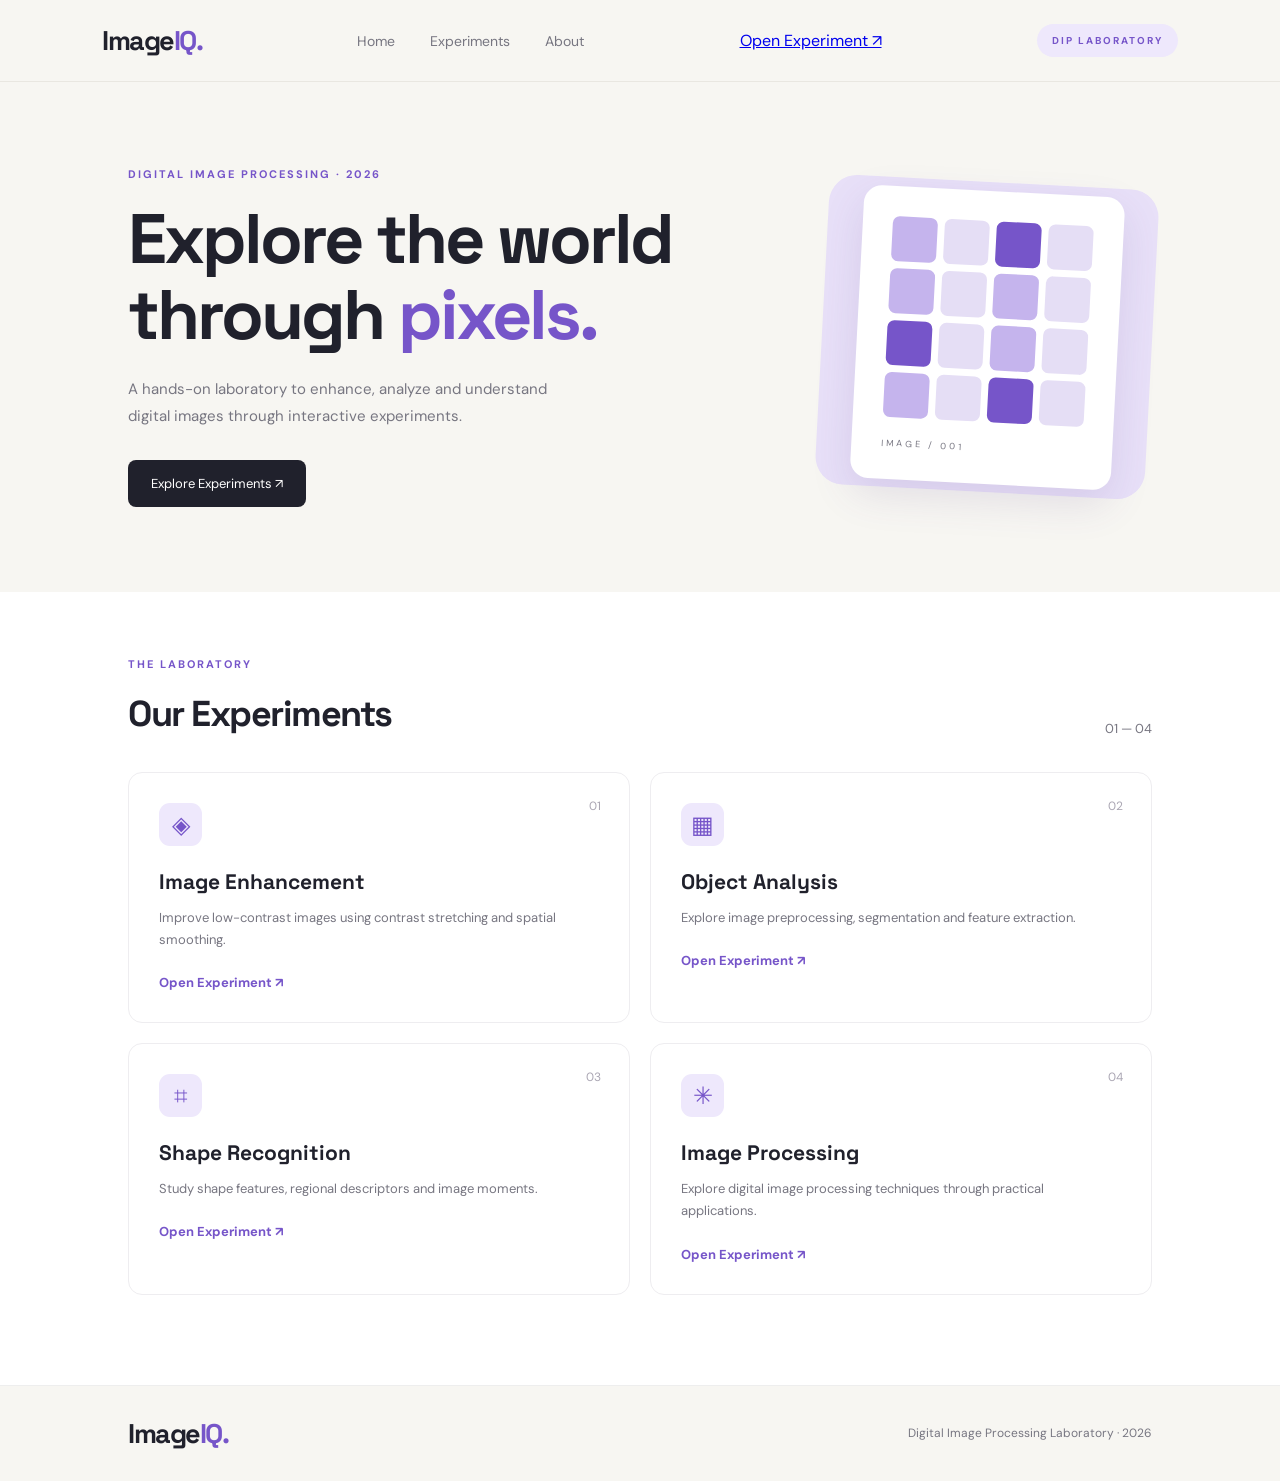
<file: frontend/index.html>
<!DOCTYPE html>
<html lang="en">
<head>
    <meta charset="UTF-8">
    <meta name="viewport" content="width=device-width, initial-scale=1.0">
    <title>ImageIQ | Digital Image Processing Lab</title>
    <link rel="stylesheet" href="css/style.css">
</head>
<script>
    fetch("https://imageiq-1.onrender.com")
        .then(response => response.json())
        .then(data => {
            console.log("Backend connected:", data);
        })
        .catch(error => {
            console.error("Backend connection failed:", error);
        });
</script>
<body>

    <header class="navbar">
        <div class="logo">Image<span>IQ.</span></div>
        <nav>
            <a href="#">Home</a>
            <a href="#experiments">Experiments</a>
            <a href="#about">About</a>
        </nav><a href="#">Open Experiment ↗</a>
        <div class="lab-tag">DIP LABORATORY</div>
    </header>

    <main>
        <section class="hero">
            <div class="hero-content">
                <p class="eyebrow">DIGITAL IMAGE PROCESSING · 2026</p>
                <h1>Explore the world<br>through <span>pixels.</span></h1>
                <p class="description">
                    A hands-on laboratory to enhance, analyze and understand
                    digital images through interactive experiments.
                </p>
                <a href="#experiments" class="primary-btn">
                    Explore Experiments ↗
                </a>
            </div>

            <div class="hero-art">
                <div class="pixel-box">
                    <div class="pixel-grid">
                        <span></span><span></span><span></span><span></span>
                        <span></span><span></span><span></span><span></span>
                        <span></span><span></span><span></span><span></span>
                        <span></span><span></span><span></span><span></span>
                    </div>
                    <p>IMAGE / 001</p>
                </div>
            </div>
        </section>

        <section class="experiments" id="experiments">
            <div class="section-heading">
                <div>
                    <p class="eyebrow">THE LABORATORY</p>
                    <h2>Our Experiments</h2>
                </div>
                <p>01 — 04</p>
            </div>

            <div class="experiment-grid">

                
<article class="experiment-card">
    <span class="number">01</span>
    <div class="card-icon">◈</div>
    <h3>Image Enhancement</h3>
    <p>Improve low-contrast images using contrast stretching and spatial smoothing.</p>
    <a href="experiment1.html">Open Experiment ↗</a>
</article>

<article class="experiment-card">
    <span class="number">02</span>
    <div class="card-icon">▦</div>
    <h3>Object Analysis</h3>
    <p>Explore image preprocessing, segmentation and feature extraction.</p>
    <a href="experiment2.html">Open Experiment ↗</a>
</article>


                <article class="experiment-card">
                    <span class="number">03</span>
                    <div class="card-icon">⌗</div>
                    <h3>Shape Recognition</h3>
                    <p>Study shape features, regional descriptors and image moments.</p>
                    <a href="experiment3.html">Open Experiment ↗</a>
                </article>

                <article class="experiment-card">
                    <span class="number">04</span>
                    <div class="card-icon">✳</div>
                    <h3>Image Processing</h3>
                    <p>Explore digital image processing techniques through practical applications.</p>
                     <a href="experiment4.html">Open Experiment ↗</a>

            </div>
        </section>

        <footer id="about">
            <div class="logo">Image<span>IQ.</span></div>
            <p>Digital Image Processing Laboratory · 2026</p>
        </footer>
    </main>

</body>
</html>
</file>
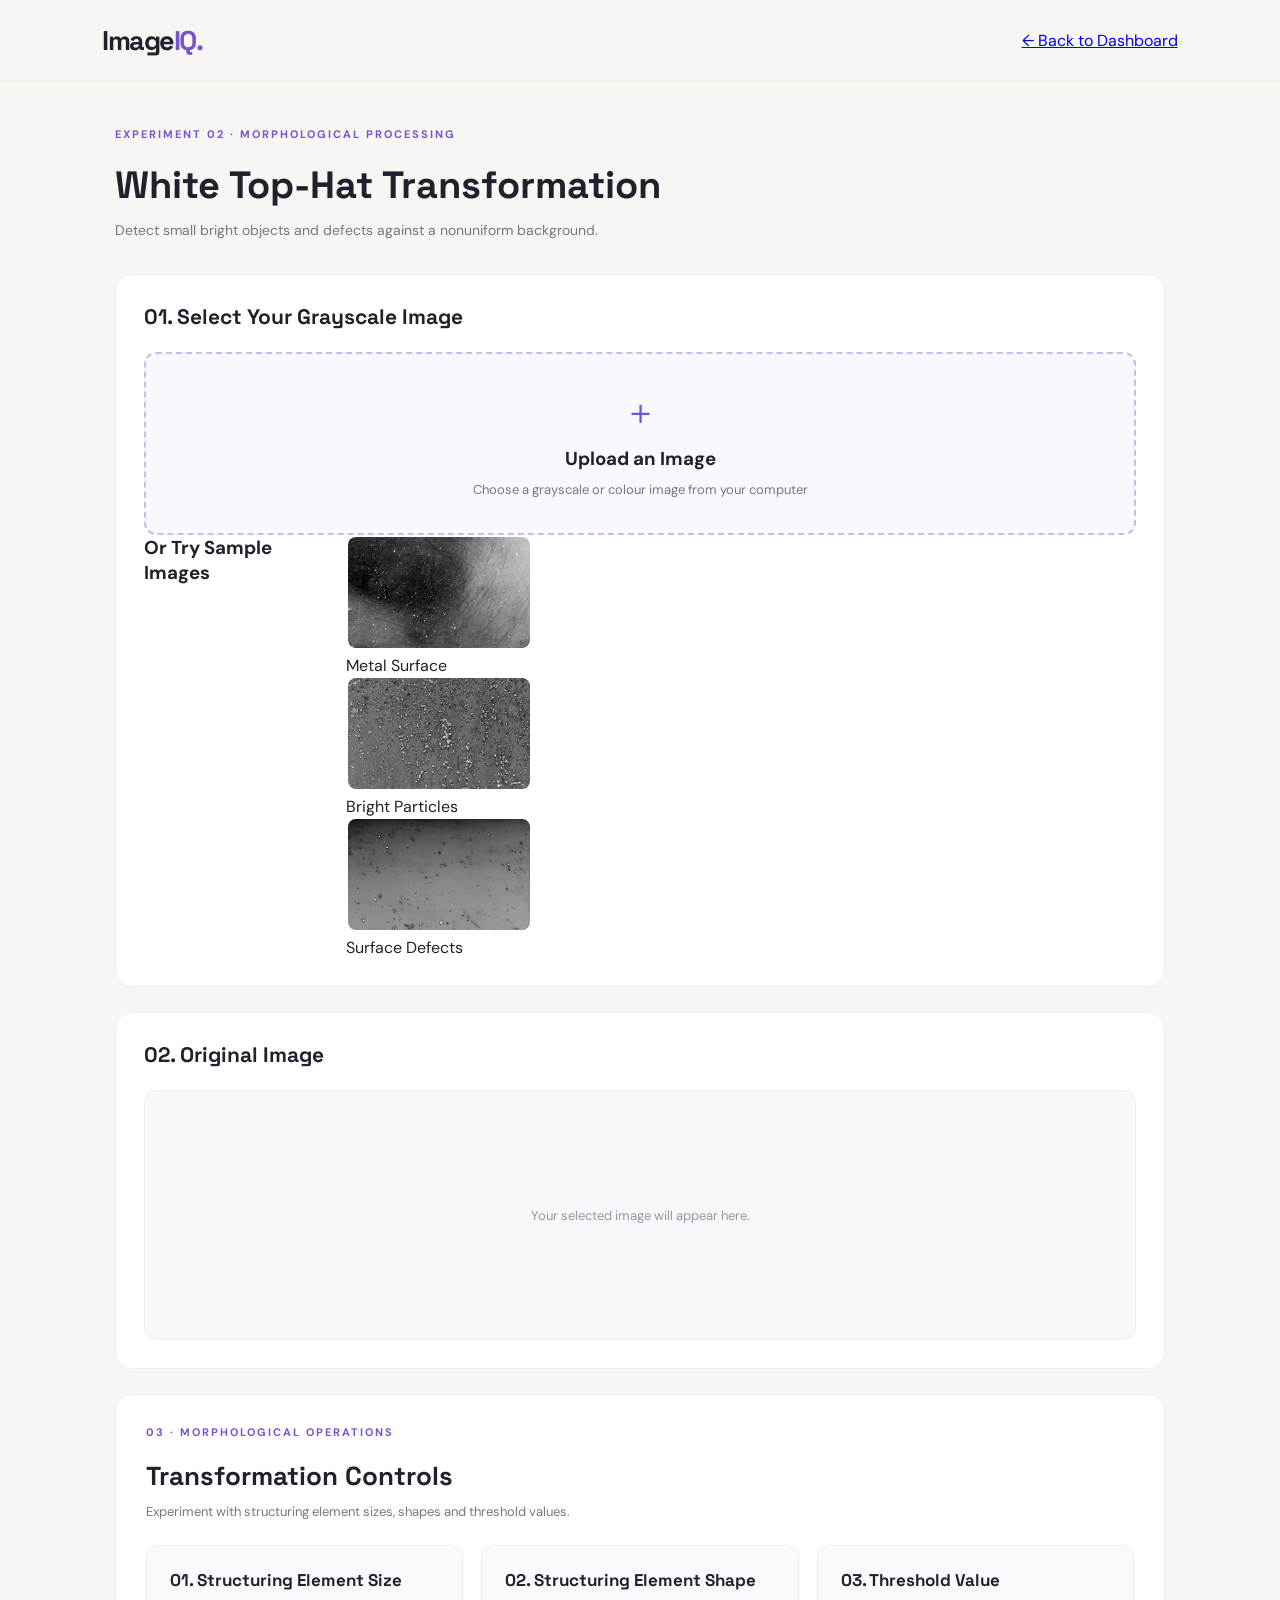
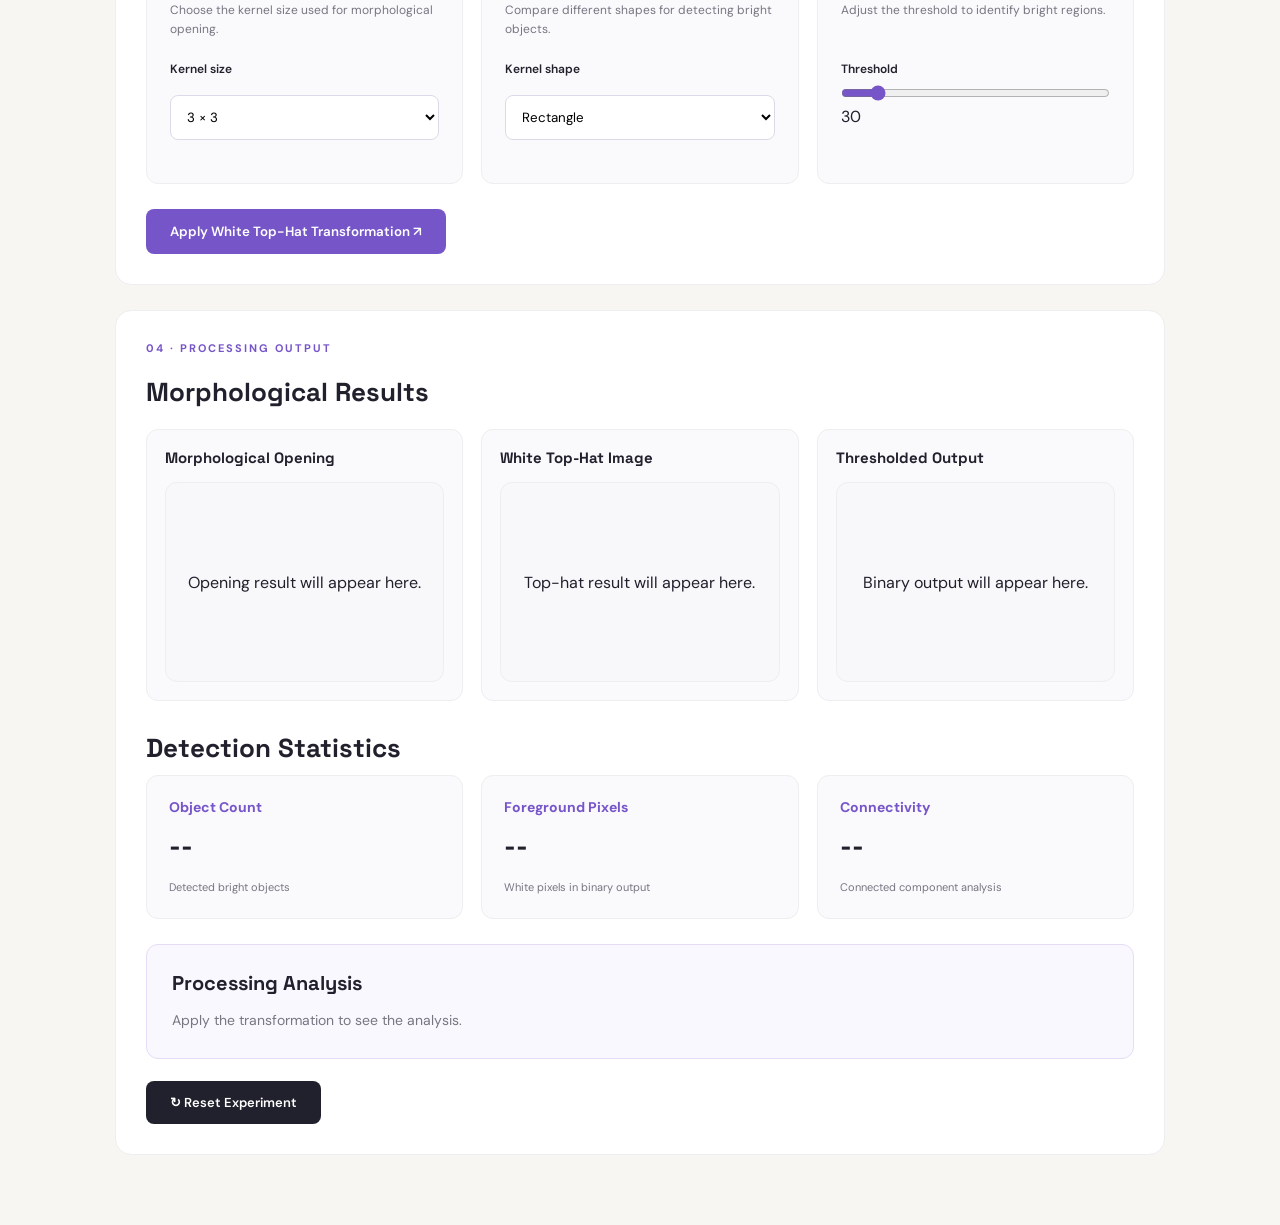
<file: frontend/experiment2.html>
<!DOCTYPE html>
<html lang="en">
<head>
    <meta charset="UTF-8">
    <meta name="viewport" content="width=device-width, initial-scale=1.0">
    <title>Experiment 02 | ImageIQ</title>
    <link rel="stylesheet" href="css/style.css">
</head>

<body>

    <header class="navbar">
        <div class="logo">Image<span>IQ.</span></div>
        <a href="index.html">← Back to Dashboard</a>
    </header>

    <main class="experiment-page">

        <!-- Experiment Heading -->
        <section class="experiment-header">
            <p class="eyebrow">EXPERIMENT 02 · MORPHOLOGICAL PROCESSING</p>
            <h1>White Top-Hat Transformation</h1>
            <p>Detect small bright objects and defects against a nonuniform background.</p>
        </section>

        <!-- Image Upload -->
        <section class="upload-section">
            <h2>01. Select Your Grayscale Image</h2>

            <label for="imageInput" class="upload-box">
                <span>＋</span>
                <h3>Upload an Image</h3>
                <p>Choose a grayscale or colour image from your computer</p>
            </label>

            <input type="file" id="imageInput" accept="image/*" hidden>

<div class="sample-gallery">
    <h3>Or Try Sample Images</h3>

    <div class="sample-images">
        <div class="sample-card" onclick="selectTopHatSample('assets/top_hat/img01.jpg')">
            <img src="assets/top_hat/img01.jpg" alt="Metal surface">
            <p>Metal Surface</p>
        </div>

        <div class="sample-card" onclick="selectTopHatSample('assets/top_hat/img02.jpg')">
            <img src="assets/top_hat/img02.jpg" alt="Bright particles">
            <p>Bright Particles</p>
        </div>

        <div class="sample-card" onclick="selectTopHatSample('assets/top_hat/img03.jpg')">
            <img src="assets/top_hat/img03.jpg" alt="Surface defects">
            <p>Surface Defects</p>
        </div>
    </div>
</div>

        </section>

        <!-- Original Image -->
        <section class="preview-section">
            <h2>02. Original Image</h2>

            <div class="preview-box">
                <img id="originalImage" alt="Original image preview">
                <p id="previewMessage">Your selected image will appear here.</p>
            </div>
        </section>

        <!-- Processing Controls -->
        <section class="processing-section">

            <div class="processing-heading">
                <p class="eyebrow">03 · MORPHOLOGICAL OPERATIONS</p>
                <h2>Transformation Controls</h2>
                <p>Experiment with structuring element sizes, shapes and threshold values.</p>
            </div>

            <div class="control-grid">

                <div class="control-card">
                    <h3>01. Structuring Element Size</h3>
                    <p>Choose the kernel size used for morphological opening.</p>

                    <label for="kernelSize">Kernel size</label>
                    <select id="kernelSize">
                        <option value="3">3 × 3</option>
                        <option value="5">5 × 5</option>
                        <option value="7">7 × 7</option>
                    </select>
                </div>

                <div class="control-card">
                    <h3>02. Structuring Element Shape</h3>
                    <p>Compare different shapes for detecting bright objects.</p>

                    <label for="kernelShape">Kernel shape</label>
                    <select id="kernelShape">
                        <option value="rectangle">Rectangle</option>
                        <option value="ellipse">Ellipse</option>
                        <option value="cross">Cross</option>
                    </select>
                </div>

                <div class="control-card">
                    <h3>03. Threshold Value</h3>
                    <p>Adjust the threshold to identify bright regions.</p>

                    <label for="thresholdValue">Threshold</label>
                    <input type="range" id="thresholdValue"
                           min="0" max="255" value="30">

                    <span id="thresholdDisplay">30</span>
                </div>

            </div>

            <button onclick="processTopHat()">
                Apply White Top-Hat Transformation ↗
            </button>

        </section>

        <!-- Processing Results -->
        <section class="result-section">

            <p class="eyebrow">04 · PROCESSING OUTPUT</p>
            <h2>Morphological Results</h2>

            <div class="result-grid">

                <div class="result-image-card">
                    <h3>Morphological Opening</h3>
                    <div class="preview-box">
                        <img id="openedImage" alt="Morphological opening result">
                        <p id="openedMessage">Opening result will appear here.</p>
                    </div>
                </div>

                <div class="result-image-card">
                    <h3>White Top-Hat Image</h3>
                    <div class="preview-box">
                        <img id="topHatImage" alt="White top-hat result">
                        <p id="topHatMessage">Top-hat result will appear here.</p>
                    </div>
                </div>

                <div class="result-image-card">
                    <h3>Thresholded Output</h3>
                    <div class="preview-box">
                        <img id="binaryImage" alt="Binary threshold result">
                        <p id="binaryMessage">Binary output will appear here.</p>
                    </div>
                </div>

            </div>

            <!-- Quantitative Results -->
            <h2 class="metrics-title">Detection Statistics</h2>

            <div class="metrics-grid">

                <div class="metric-card">
                    <h3>Object Count</h3>
                    <p id="objectCount">--</p>
                    <span>Detected bright objects</span>
                </div>

                <div class="metric-card">
                    <h3>Foreground Pixels</h3>
                    <p id="foregroundPixels">--</p>
                    <span>White pixels in binary output</span>
                </div>

                <div class="metric-card">
                    <h3>Connectivity</h3>
                    <p id="connectivity">--</p>
                    <span>Connected component analysis</span>
                </div>

            </div>

            <!-- Analysis -->
            <div class="analysis-card">
                <h2>Processing Analysis</h2>
                <p id="analysisText">
                    Apply the transformation to see the analysis.
                </p>
            </div>

            <button class="reset-button" onclick="resetTopHat()">
                ↻ Reset Experiment
            </button>

        </section>

    </main>

    <script src="js/experiment2.js"></script>

</body>
</html>
</file>
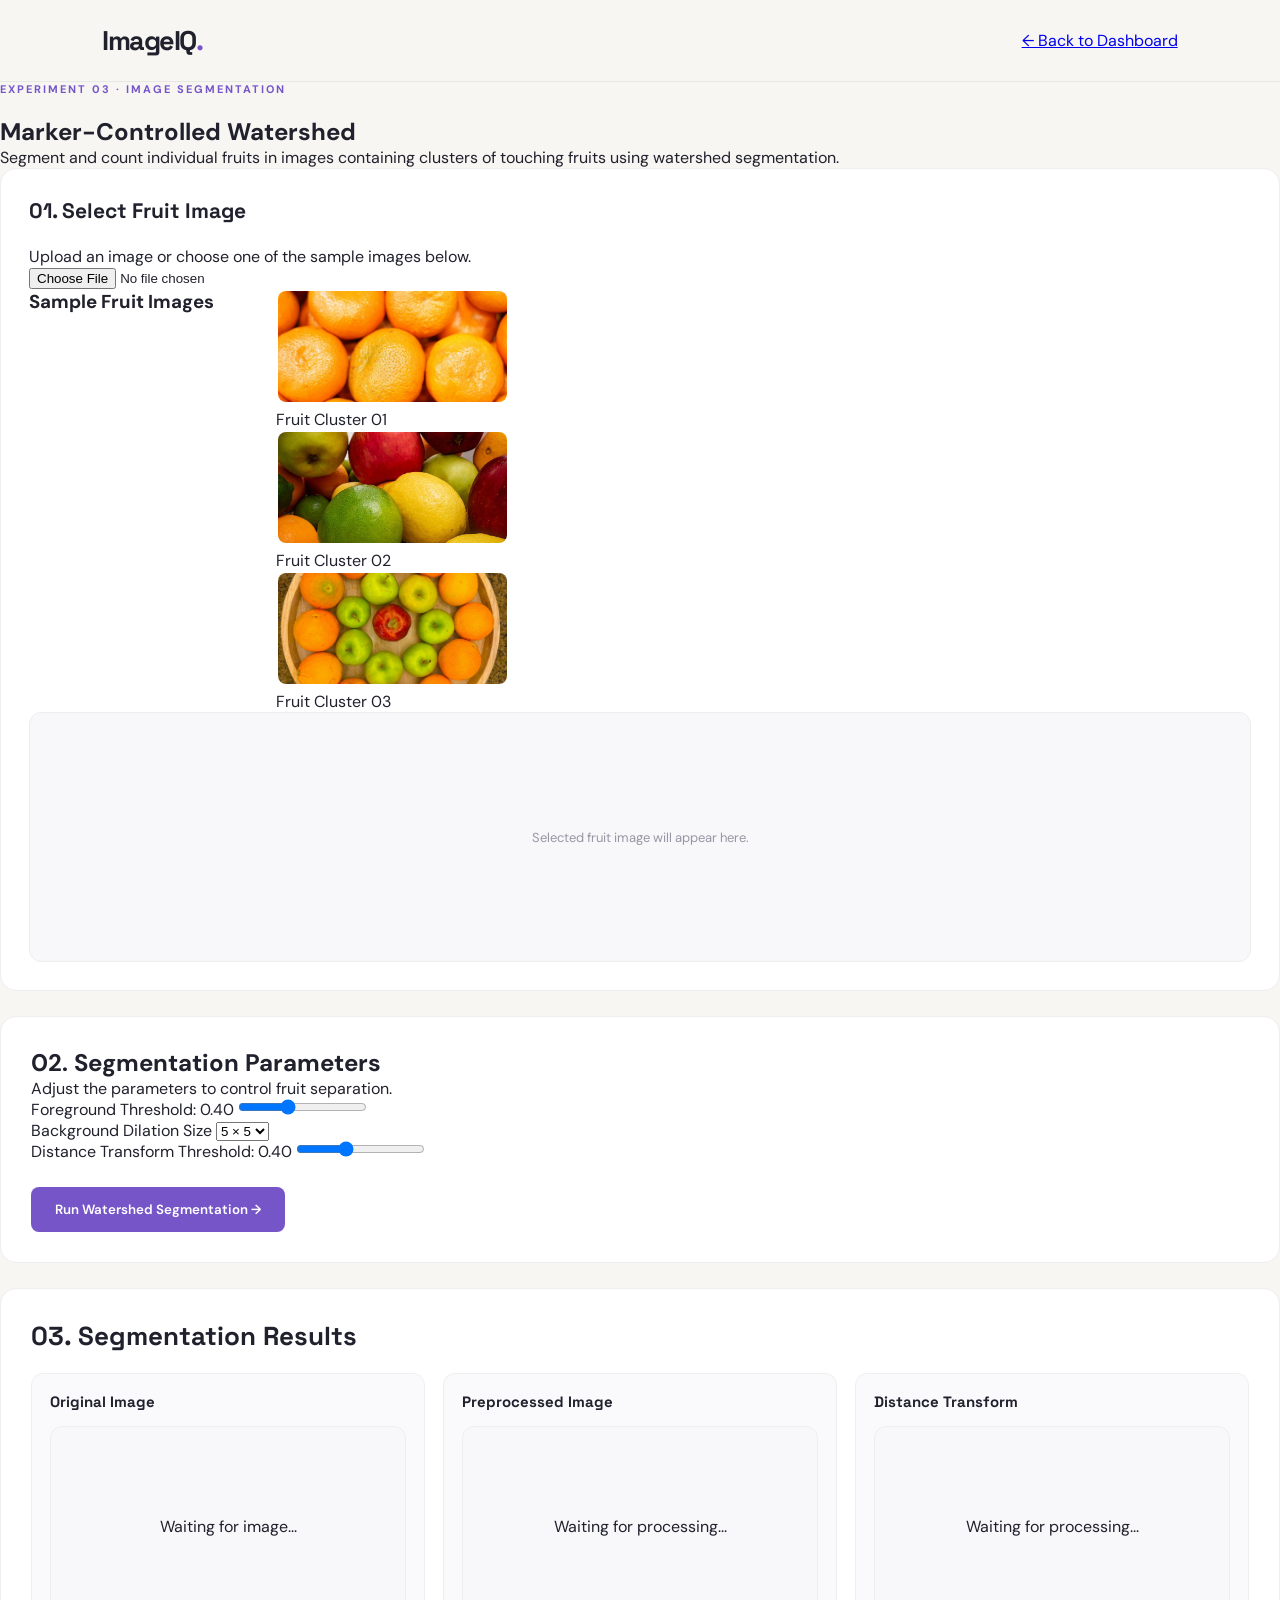
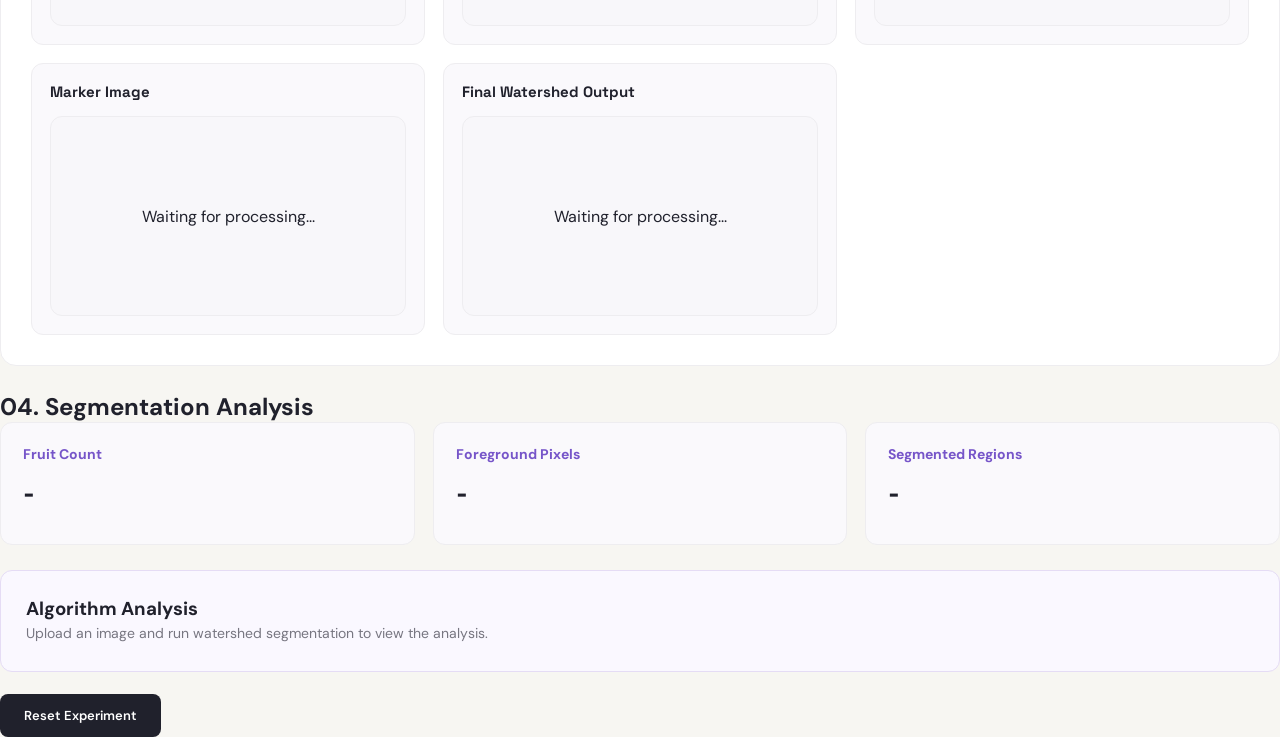
<file: frontend/experiment3.html>
<!DOCTYPE html>
<html lang="en">
<head>
    <meta charset="UTF-8">
    <meta name="viewport" content="width=device-width, initial-scale=1.0">
    <title>ImageIQ | Watershed Segmentation</title>
    <link rel="stylesheet" href="css/style.css">
</head>

<body>

<header class="navbar">
    <div class="logo">ImageIQ<span>.</span></div>
    <a href="index.html">← Back to Dashboard</a>
</header>

<main class="experiment-container">

    <section class="experiment-heading">
        <p class="eyebrow">EXPERIMENT 03 · IMAGE SEGMENTATION</p>
        <h1>Marker-Controlled Watershed</h1>
        <p>
            Segment and count individual fruits in images containing
            clusters of touching fruits using watershed segmentation.
        </p>
    </section>

    <!-- Upload Section -->
    <section class="upload-section">
        <h2>01. Select Fruit Image</h2>
        <p>Upload an image or choose one of the sample images below.</p>

        <input type="file" id="imageInput" accept="image/*">

        <div class="sample-gallery">
            <h3>Sample Fruit Images</h3>

            <div class="sample-images">

                <div class="sample-card"
                     onclick="selectWatershedSample('assets/watershed/img04.jpg')">
                    <img src="assets/watershed/img04.jpg" alt="Fruit sample 1">
                    <p>Fruit Cluster 01</p>
                </div>

                <div class="sample-card"
                     onclick="selectWatershedSample('assets/watershed/img05.jpg')">
                    <img src="assets/watershed/img05.jpg" alt="Fruit sample 2">
                    <p>Fruit Cluster 02</p>
                </div>

                <div class="sample-card"
                     onclick="selectWatershedSample('assets/watershed/img06.jpg')">
                    <img src="assets/watershed/img06.jpg" alt="Fruit sample 3">
                    <p>Fruit Cluster 03</p>
                </div>

            </div>
        </div>

        <div class="preview-box">
            <p id="previewMessage">Selected fruit image will appear here.</p>
            <img id="originalImage" alt="Original fruit image">
        </div>
    </section>

    <!-- Parameters -->
    <section class="processing-section">
        <h2>02. Segmentation Parameters</h2>
        <p>Adjust the parameters to control fruit separation.</p>

        <div class="control-group">
            <label for="foregroundThreshold">
                Foreground Threshold:
                <span id="foregroundDisplay">0.40</span>
            </label>
            <input type="range" id="foregroundThreshold"
                   min="0.10" max="0.90" step="0.05" value="0.40">
        </div>

        <div class="control-group">
            <label for="backgroundSize">Background Dilation Size</label>
            <select id="backgroundSize">
                <option value="3">3 × 3</option>
                <option value="5" selected>5 × 5</option>
                <option value="7">7 × 7</option>
                <option value="9">9 × 9</option>
            </select>
        </div>

        <div class="control-group">
            <label for="distanceThreshold">
                Distance Transform Threshold:
                <span id="distanceDisplay">0.40</span>
            </label>
            <input type="range" id="distanceThreshold"
                   min="0.10" max="0.90" step="0.05" value="0.40">
        </div>

        <button type="button" onclick="processWatershed()">
            Run Watershed Segmentation →
        </button>
    </section>

    <!-- Results -->
    <section class="result-section">
        <h2>03. Segmentation Results</h2>

        <div class="result-grid">

            <div class="result-image-card">
                <h3>Original Image</h3>
                <div class="preview-box">
                    <p id="originalResultMessage">Waiting for image...</p>
                    <img id="originalResult" alt="Original">
                </div>
            </div>

            <div class="result-image-card">
                <h3>Preprocessed Image</h3>
                <div class="preview-box">
                    <p id="preprocessedMessage">Waiting for processing...</p>
                    <img id="preprocessedImage" alt="Preprocessed">
                </div>
            </div>

            <div class="result-image-card">
                <h3>Distance Transform</h3>
                <div class="preview-box">
                    <p id="distanceMessage">Waiting for processing...</p>
                    <img id="distanceImage" alt="Distance transform">
                </div>
            </div>

            <div class="result-image-card">
                <h3>Marker Image</h3>
                <div class="preview-box">
                    <p id="markerMessage">Waiting for processing...</p>
                    <img id="markerImage" alt="Markers">
                </div>
            </div>

            <div class="result-image-card">
                <h3>Final Watershed Output</h3>
                <div class="preview-box">
                    <p id="segmentedMessage">Waiting for processing...</p>
                    <img id="segmentedImage" alt="Segmented fruits">
                </div>
            </div>

        </div>
    </section>

    <!-- Statistics -->
    <section class="metrics-section">
        <h2>04. Segmentation Analysis</h2>

        <div class="metrics-grid">
            <div class="metric-card">
                <h3>Fruit Count</h3>
                <p id="fruitCount">-</p>
            </div>

            <div class="metric-card">
                <h3>Foreground Pixels</h3>
                <p id="foregroundPixels">-</p>
            </div>

            <div class="metric-card">
                <h3>Segmented Regions</h3>
                <p id="regionCount">-</p>
            </div>
        </div>

        <div class="analysis-card">
            <h3>Algorithm Analysis</h3>
            <p id="analysisText">
                Upload an image and run watershed segmentation
                to view the analysis.
            </p>
        </div>

        <button class="reset-button" onclick="resetWatershed()">
            Reset Experiment
        </button>
    </section>

</main>

<script src="js/experiment3.js"></script>

</body>
</html>
</file>
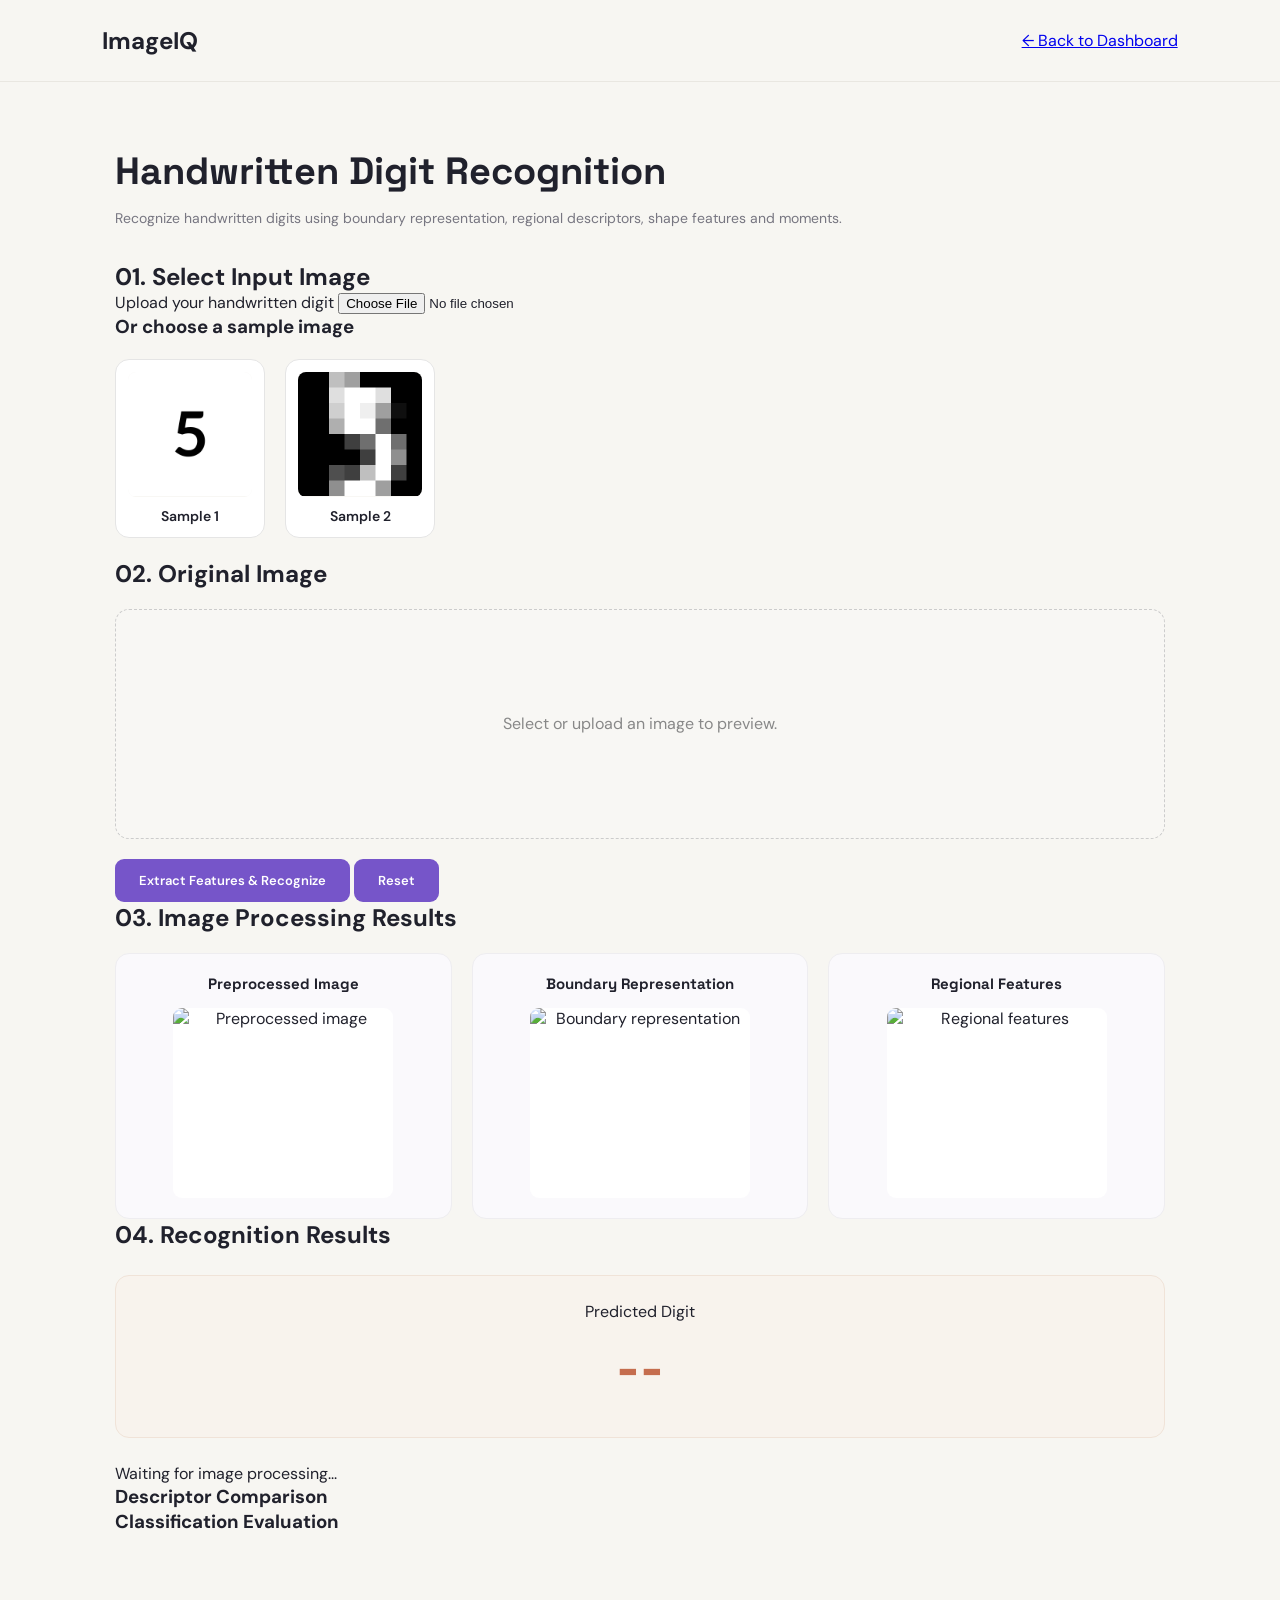
<file: frontend/experiment4.html>
<!DOCTYPE html>
<html lang="en">
<head>
    <meta charset="UTF-8">
    <meta name="viewport" content="width=device-width, initial-scale=1.0">
    <title>ImageIQ | Digit Recognition</title>
    <link rel="stylesheet" href="css/style.css">
</head>

<body>

<header class="navbar">
    <h2>ImageIQ</h2>
    <a href="index.html">← Back to Dashboard</a>
</header>

<main class="container digit-page">

    <section class="digit-heading">
        <h1>Handwritten Digit Recognition</h1>
        <p>
            Recognize handwritten digits using boundary representation,
            regional descriptors, shape features and moments.
        </p>
    </section>

    <!-- Image Selection -->

    <section class="experiment-section">
        <h2>01. Select Input Image</h2>

        <label for="digitInput">Upload your handwritten digit</label>
        <input type="file" id="digitInput" accept="image/*">

        <h3>Or choose a sample image</h3>

        <div class="digit-sample-gallery">

            <div class="digit-sample-card"
                 onclick="selectDigitSample('assets/digits/digit1.png')">
                <img src="assets/digits/digit1.png" alt="Handwritten sample one">
                <p>Sample 1</p>
            </div>

            <div class="digit-sample-card"
                 onclick="selectDigitSample('assets/digits/test_digit.png')">
                <img src="assets/digits/test_digit.png" alt="Handwritten sample two">
                <p>Sample 2</p>
            </div>

        </div>
    </section>

    <!-- Image Preview -->

    <section class="experiment-section">
        <h2>02. Original Image</h2>

        <div class="digit-original-preview">
            <img id="digitOriginal" alt="Selected handwritten digit"
                 style="display:none;">
            <p id="digitPlaceholder">Select or upload an image to preview.</p>
        </div>

        <button type="button" onclick="processDigit()">
            Extract Features & Recognize
        </button>

        <button type="button" onclick="resetDigit()">
            Reset
        </button>
    </section>

    <!-- Processing Results -->

    <section class="experiment-section">
        <h2>03. Image Processing Results</h2>

        <div class="digit-result-grid">

            <div class="result-image-card">
                <h3>Preprocessed Image</h3>
                <img id="digitPreprocessed" alt="Preprocessed image">
            </div>

            <div class="result-image-card">
                <h3>Boundary Representation</h3>
                <img id="digitBoundary" alt="Boundary representation">
            </div>

            <div class="result-image-card">
                <h3>Regional Features</h3>
                <img id="digitRegions" alt="Regional features">
            </div>

        </div>
    </section>

    <!-- Recognition -->

    <section class="experiment-section">
        <h2>04. Recognition Results</h2>

        <div class="digit-prediction">
            <p>Predicted Digit</p>
            <h1 id="predictedDigit">--</h1>
        </div>

        <p id="recognitionText">
            Waiting for image processing...
        </p>

        <h3>Descriptor Comparison</h3>
        <div id="descriptorResults"></div>

        <h3>Classification Evaluation</h3>
        <div id="evaluationResults"></div>

    </section>

</main>

<script src="js/experiment4.js"></script>

</body>
</html>
</file>
<file: frontend/css/style.css>
@import url('https://fonts.googleapis.com/css2?family=DM+Sans:wght@400;500;600;700&family=Space+Grotesk:wght@400;500;600;700&display=swap');

:root {
    --bg: #f7f6f2;
    --dark: #20212c;
    --purple: #7655c9;
    --muted: #777681;
    --white: #ffffff;
}

* {
    margin: 0;
    padding: 0;
    box-sizing: border-box;
}

html {
    scroll-behavior: smooth;
}

body {
    background: var(--bg);
    color: var(--dark);
    font-family: 'DM Sans', sans-serif;
}

.navbar {
    height: 82px;
    padding: 0 8%;
    display: flex;
    align-items: center;
    justify-content: space-between;
    border-bottom: 1px solid #e9e7e1;
}

.logo {
    font-family: 'Space Grotesk', sans-serif;
    font-size: 27px;
    font-weight: 700;
    letter-spacing: -1.5px;
}

.logo span {
    color: var(--purple);
}

nav {
    display: flex;
    gap: 35px;
}

nav a {
    color: var(--muted);
    text-decoration: none;
    font-size: 14px;
}

nav a:hover {
    color: var(--purple);
}

.lab-tag {
    font-size: 10px;
    letter-spacing: 2px;
    font-weight: 700;
    color: var(--purple);
    background: #eee8fc;
    padding: 10px 15px;
    border-radius: 30px;
}

.hero {
    min-height: 490px;
    padding: 85px 10%;
    display: flex;
    align-items: center;
    justify-content: space-between;
    gap: 50px;
}

.hero-content {
    max-width: 580px;
}

.eyebrow {
    color: var(--purple);
    font-size: 11px;
    font-weight: 700;
    letter-spacing: 2px;
    margin-bottom: 20px;
}

.hero h1 {
    font-family: 'Space Grotesk', sans-serif;
    font-size: clamp(45px, 6vw, 70px);
    line-height: 1.08;
    letter-spacing: -3px;
}

.hero h1 span {
    color: var(--purple);
}

.description {
    color: var(--muted);
    line-height: 1.8;
    max-width: 440px;
    margin: 24px 0 30px;
    font-size: 15px;
}

.primary-btn {
    display: inline-block;
    padding: 15px 23px;
    background: var(--dark);
    color: white;
    border-radius: 8px;
    text-decoration: none;
    font-size: 13px;
    transition: 0.3s;
}

.primary-btn:hover {
    background: var(--purple);
    transform: translateY(-3px);
}

.hero-art {
    width: 330px;
    height: 310px;
    background: #e8e0f8;
    border-radius: 28px;
    display: grid;
    place-items: center;
    transform: rotate(3deg);
}

.pixel-box {
    background: white;
    padding: 30px;
    border-radius: 18px;
    box-shadow: 0 15px 40px #5d438b22;
}

.pixel-grid {
    display: grid;
    grid-template-columns: repeat(4, 45px);
    gap: 7px;
}

.pixel-grid span {
    height: 45px;
    border-radius: 7px;
    background: #c5b4ed;
}

.pixel-grid span:nth-child(3n) {
    background: #7655c9;
}

.pixel-grid span:nth-child(2n) {
    background: #e5def5;
}

.pixel-box p {
    margin-top: 20px;
    font-size: 9px;
    letter-spacing: 3px;
    color: var(--muted);
}

.experiments {
    padding: 65px 10% 90px;
    background: #ffffff;
}

.section-heading {
    display: flex;
    align-items: end;
    justify-content: space-between;
    margin-bottom: 35px;
}

.section-heading h2 {
    font-family: 'Space Grotesk', sans-serif;
    font-size: 36px;
    letter-spacing: -1.5px;
}

.section-heading > p {
    color: var(--muted);
    font-size: 13px;
}

.experiment-grid {
    display: grid;
    grid-template-columns: repeat(2, 1fr);
    gap: 20px;
}

.experiment-card {
    position: relative;
    padding: 30px;
    min-height: 245px;
    border: 1px solid #eeedf0;
    border-radius: 14px;
    background: #fff;
    transition: 0.3s;
}

.experiment-card:hover {
    transform: translateY(-6px);
    border-color: #cbbbea;
    box-shadow: 0 15px 35px #34245d0c;
}

.number {
    position: absolute;
    top: 25px;
    right: 28px;
    color: #aaa6b3;
    font-size: 12px;
}

.card-icon {
    width: 43px;
    height: 43px;
    background: #eee8fc;
    color: var(--purple);
    display: grid;
    place-items: center;
    border-radius: 11px;
    font-size: 24px;
    margin-bottom: 22px;
}

.experiment-card h3 {
    font-family: 'Space Grotesk', sans-serif;
    font-size: 21px;
    margin-bottom: 12px;
}

.experiment-card p {
    color: var(--muted);
    font-size: 13px;
    line-height: 1.7;
    max-width: 400px;
    margin-bottom: 20px;
}

.experiment-card a {
    color: var(--purple);
    font-size: 13px;
    font-weight: 700;
    text-decoration: none;
}

.experiment-card a:hover {
    text-decoration: underline;
}

footer {
    padding: 30px 10%;
    display: flex;
    align-items: center;
    justify-content: space-between;
    border-top: 1px solid #eee;
}

footer p {
    color: var(--muted);
    font-size: 12px;
}

@media (max-width: 700px) {
    .navbar {
        padding: 0 5%;
    }

    nav {
        gap: 12px;
    }

    nav a {
        font-size: 11px;
    }

    .lab-tag {
        display: none;
    }

    .hero {
        padding: 60px 7%;
        flex-direction: column;
        align-items: flex-start;
    }

    .hero-art {
        width: 100%;
    }

    .experiments {
        padding: 55px 7%;
    }

    .experiment-grid {
        grid-template-columns: 1fr;
    }

    footer {
        padding: 25px 7%;
        gap: 15px;
        flex-wrap: wrap;
    }
}

/* EXPERIMENT 1 PAGE */

.experiment-page {
    padding: 45px 9%;
    max-width: 1300px;
    margin: auto;
}

.experiment-header {
    margin-bottom: 35px;
}

.experiment-header h1 {
    font-family: 'Space Grotesk', sans-serif;
    font-size: 38px;
    margin-bottom: 12px;
}

.experiment-header > p:last-child {
    color: #777681;
    font-size: 14px;
}

.upload-section,
.preview-section {
    background: #ffffff;
    border: 1px solid #eeedf0;
    border-radius: 16px;
    padding: 28px;
    margin-bottom: 25px;
}

.upload-section h2,
.preview-section h2 {
    font-family: 'Space Grotesk', sans-serif;
    font-size: 21px;
    margin-bottom: 22px;
}

.upload-box {
    display: block;
    text-align: center;
    padding: 35px;
    border: 2px dashed #cbbbea;
    border-radius: 12px;
    background: #faf8ff;
    cursor: pointer;
    transition: 0.3s;
}

.upload-box:hover {
    background: #f0eafb;
}

.upload-box span {
    font-size: 35px;
    color: #7655c9;
}

.upload-box h3 {
    margin: 10px 0;
}

.upload-box p {
    color: #777681;
    font-size: 13px;
}

.sample-title {
    margin: 28px 0 15px;
    font-size: 15px;
}

.sample-gallery {
    display: grid;
    grid-template-columns: repeat(5, minmax(0, 1fr));
    gap: 15px;
}

.sample-gallery img {
    width: 100%;
    height: 115px;
    object-fit: cover;
    border-radius: 10px;
    border: 2px solid transparent;
    cursor: pointer;
    transition: 0.3s;
}

.sample-gallery img:hover {
    border-color: #7655c9;
    transform: translateY(-4px);
}

.preview-box {
    min-height: 250px;
    background: #f8f7fa;
    border: 1px solid #eeedf0;
    border-radius: 12px;
    padding: 20px;
    display: flex;
    flex-direction: column;
    align-items: center;
    justify-content: center;
    gap: 12px;
}

#originalImage {
    display: none;
    max-width: 100%;
    max-height: 350px;
    width: auto;
    height: auto;
    object-fit: contain;
    border-radius: 9px;
}

#previewMessage {
    color: #9995a3;
    font-size: 13px;
}

@media (max-width: 650px) {
    .sample-gallery {
        grid-template-columns: repeat(2, 1fr);
    }

    .experiment-page {
        padding: 30px 5%;
    }

    .experiment-header h1 {
        font-size: 28px;
    }
}

/* ENHANCEMENT CONTROLS */

.processing-section,
.result-section {
    background: #ffffff;
    border: 1px solid #eeedf0;
    border-radius: 16px;
    padding: 30px;
    margin-bottom: 25px;
}

.processing-heading {
    margin-bottom: 25px;
}

.processing-heading h2,
.result-section h2 {
    font-family: 'Space Grotesk', sans-serif;
    font-size: 26px;
    margin-bottom: 10px;
}

.processing-heading > p:last-child {
    color: #777681;
    font-size: 13px;
}

.control-grid {
    display: grid;
    grid-template-columns: repeat(3, 1fr);
    gap: 18px;
}

.control-card {
    padding: 23px;
    background: #faf9fc;
    border: 1px solid #eeedf0;
    border-radius: 12px;
}

.control-card h3 {
    font-family: 'Space Grotesk', sans-serif;
    font-size: 17px;
    margin-bottom: 10px;
}

.control-card p {
    color: #777681;
    font-size: 12px;
    line-height: 1.6;
    min-height: 40px;
    margin-bottom: 20px;
}

.control-card label {
    display: block;
    font-size: 12px;
    font-weight: 600;
    margin: 17px 0 8px;
}

.control-card input[type="range"] {
    width: 100%;
    accent-color: #7655c9;
    cursor: pointer;
}

.control-card select {
    width: 100%;
    padding: 12px;
    border: 1px solid #ded9e9;
    border-radius: 8px;
    background: white;
    margin: 10px 0 20px;
    font-family: inherit;
}

.control-card button {
    width: 100%;
    padding: 13px 10px;
    background: #7655c9;
    color: white;
    border: none;
    border-radius: 8px;
    font-family: inherit;
    font-size: 12px;
    font-weight: 600;
    cursor: pointer;
    margin-top: 20px;
    transition: 0.3s;
}

.control-card button:hover {
    background: #5940a1;
    transform: translateY(-2px);
}

#processedImage {
    display: none;
    max-width: 100%;
    max-height: 400px;
    object-fit: contain;
    border-radius: 9px;
}

#resultMessage {
    color: #9995a3;
    font-size: 13px;
}

@media (max-width: 850px) {
    .control-grid {
        grid-template-columns: 1fr;
    }
}

.metrics-title {
    font-family: 'Space Grotesk', sans-serif;
    font-size: 21px;
    margin: 30px 0 18px;
}

.metrics-grid {
    display: grid;
    grid-template-columns: repeat(3, 1fr);
    gap: 18px;
}

.metric-card {
    padding: 22px;
    background: #faf9fc;
    border: 1px solid #eeedf0;
    border-radius: 12px;
}

.metric-card h3 {
    font-size: 14px;
    color: #7655c9;
}

.metric-card p {
    font-family: 'Space Grotesk', sans-serif;
    font-size: 27px;
    font-weight: 700;
    margin: 12px 0;
}

.metric-card span {
    font-size: 11px;
    color: #777681;
}

@media (max-width: 650px) {
    .metrics-grid {
        grid-template-columns: 1fr;
    }
}

.histogram-grid {
    display: grid;
    grid-template-columns: repeat(2, minmax(0, 1fr));
    gap: 20px;
    margin-top: 20px;
}

.histogram-card {
    padding: 22px;
    background: #faf9fc;
    border: 1px solid #eeedf0;
    border-radius: 12px;
    min-width: 0;
}

.histogram-card h3 {
    font-family: 'Space Grotesk', sans-serif;
    font-size: 15px;
    margin-bottom: 20px;
}

.histogram-card canvas {
    width: 100% !important;
    max-height: 280px;
}

@media (max-width: 750px) {
    .histogram-grid {
        grid-template-columns: 1fr;
    }
}

.analysis-card {
    margin-top: 25px;
    padding: 25px;
    background: #faf8ff;
    border: 1px solid #e5dcf5;
    border-radius: 12px;
}

.analysis-card h2 {
    font-family: 'Space Grotesk', sans-serif;
    font-size: 20px;
    margin-bottom: 12px;
}

.analysis-card p {
    color: #777681;
    font-size: 14px;
    line-height: 1.8;
}

.reset-button {
    margin-top: 22px;
    padding: 13px 24px;
    background: #20212c;
    color: white;
    border: none;
    border-radius: 8px;
    font-family: inherit;
    font-size: 13px;
    font-weight: 600;
    cursor: pointer;
    transition: 0.3s;
}

.reset-button:hover {
    background: #7655c9;
    transform: translateY(-2px);
}

/* Experiment 2 - White Top-Hat */

.result-grid {
    display: grid;
    grid-template-columns: repeat(3, minmax(0, 1fr));
    gap: 18px;
    margin-top: 20px;
}

.result-image-card {
    min-width: 0;
    padding: 18px;
    background: #faf9fc;
    border: 1px solid #eeedf0;
    border-radius: 12px;
}

.result-image-card h3 {
    font-family: 'Space Grotesk', sans-serif;
    font-size: 15px;
    margin-bottom: 15px;
}

.result-image-card .preview-box {
    min-height: 200px;
    padding: 12px;
}

.result-image-card img {
    display: none;
    max-width: 100%;
    max-height: 260px;
    object-fit: contain;
    border-radius: 8px;
}

.processing-section > button {
    margin-top: 25px;
    padding: 14px 24px;
    background: #7655c9;
    color: white;
    border: none;
    border-radius: 8px;
    font-family: inherit;
    font-weight: 600;
    cursor: pointer;
}

.processing-section > button:hover {
    background: #5940a1;
}

@media (max-width: 850px) {
    .result-grid {
        grid-template-columns: 1fr;
    }
}

/* Experiment 3 - Watershed Sample Gallery */

#experiment3 .sample-gallery img {
    width: 130px;
    height: 130px;
    object-fit: contain;
    background: #ffffff;
    border: 2px solid #ddd;
    border-radius: 12px;
    padding: 12px;
    cursor: pointer;
    transition: 0.25s ease;
}

#experiment3 .sample-gallery img:hover {
    transform: translateY(-5px);
    border-color: #d97757;
    box-shadow: 0 6px 16px rgba(0, 0, 0, 0.12);
}


/* ==========================================
   IMAGEIQ - EXPERIMENT 4
   HANDWRITTEN DIGIT RECOGNITION
========================================== */

.digit-page {
    max-width: 1300px;
    margin: auto;
    padding: 45px 9% 70px;
}

.digit-heading {
    margin: 20px 0 30px;
}

.digit-heading h1 {
    font-family: 'Space Grotesk', sans-serif;
    font-size: 38px;
    margin-bottom: 12px;
    color: var(--dark);
}

.digit-heading p {
    color: var(--muted);
    font-size: 14px;
    line-height: 1.7;
}

/* Upload and sample sections */

.digit-page .upload-section,
.digit-page .preview-section,
.digit-page .processing-section,
.digit-page .result-section {
    background: var(--white);
    border: 1px solid #eeedf0;
    border-radius: 16px;
    padding: 28px;
    margin-bottom: 25px;
}

.digit-samples {
    margin: 25px 0;
}

.digit-samples h3 {
    font-family: 'Space Grotesk', sans-serif;
    font-size: 18px;
    margin-bottom: 18px;
}

/* Sample images */

.digit-sample-gallery {
    display: flex;
    flex-wrap: wrap;
    gap: 20px;
    margin: 20px 0;
}

.digit-sample-card {
    width: 150px;
    padding: 12px;
    text-align: center;
    background: #fff;
    border: 1px solid #e5e5e5;
    border-radius: 14px;
    cursor: pointer;
    transition: 0.25s ease;
}

.digit-sample-card img {
    display: block;
    width: 100%;
    height: 125px;
    object-fit: contain;
    background: #f8f7f4;
    border-radius: 8px;
}

.digit-sample-card p {
    margin-top: 10px;
    font-size: 14px;
    font-weight: 600;
}

.digit-sample-card:hover {
    transform: translateY(-5px);
    border-color: var(--purple);
    box-shadow: 0 8px 20px #7655c922;
}

/* Original image preview */

.digit-original-preview {
    min-height: 230px;
    display: flex;
    justify-content: center;
    align-items: center;
    background: #f8f7f4;
    border: 1px dashed #ccc;
    border-radius: 14px;
    margin: 20px 0;
    padding: 20px;
}

.digit-original-preview img {
    display: block;
    max-width: 100%;
    max-height: 250px;
    object-fit: contain;
}

.digit-original-preview p {
    color: #888;
}

/* Recognition button */

.digit-page button {
    font-family: 'DM Sans', sans-serif;
    cursor: pointer;
    transition: 0.25s ease;
}

/* Prediction result */

.digit-prediction {
    padding: 25px;
    margin: 25px 0;
    text-align: center;
    background: #f8f3ed;
    border: 1px solid #f0e3d8;
    border-radius: 14px;
}

.digit-prediction h1 {
    font-family: 'Space Grotesk', sans-serif;
    font-size: 55px;
    color: #c56d4e;
    margin: 10px 0;
}

/* Three processed image results */

.digit-result-grid {
    display: grid;
    grid-template-columns: repeat(3, minmax(0, 1fr));
    gap: 20px;
    margin-top: 20px;
}

.digit-result-grid .result-image-card {
    min-width: 0;
    padding: 20px;
    background: #faf9fc;
    border: 1px solid #eeedf0;
    border-radius: 14px;
    text-align: center;
}

.digit-result-grid .result-image-card h3 {
    font-family: 'Space Grotesk', sans-serif;
    font-size: 15px;
    margin-bottom: 15px;
}

.digit-result-grid .result-image-card img {
    display: block;
    width: 100%;
    max-width: 220px;
    height: 190px;
    margin: auto;
    object-fit: contain;
    background: #fff;
    border-radius: 9px;
}

/* Responsive layout */

@media (max-width: 850px) {
    .digit-result-grid {
        grid-template-columns: repeat(2, minmax(0, 1fr));
    }

    .digit-page {
        padding: 35px 5%;
    }
}

@media (max-width: 600px) {
    .digit-result-grid {
        grid-template-columns: 1fr;
    }

    .digit-heading h1 {
        font-size: 27px;
    }

    .digit-sample-gallery {
        justify-content: center;
    }

    .digit-page .upload-section,
    .digit-page .preview-section,
    .digit-page .processing-section,
    .digit-page .result-section {
        padding: 18px;
    }
}

/* EXPERIMENT 4 - BUTTON STYLING */

#experiment4 button,
.digit-page button,
.digit-page .primary-btn {
    background: #7655c9 !important;
    color: #ffffff !important;
    border: none !important;
    border-radius: 9px;
    padding: 13px 24px;
    font-family: 'DM Sans', sans-serif;
    font-size: 13px;
    font-weight: 600;
    cursor: pointer;
    transition: all 0.3s ease;
}

#experiment4 button:hover,
.digit-page button:hover,
.digit-page .primary-btn:hover {
    background: #5940a1 !important;
    color: #ffffff !important;
    transform: translateY(-2px);
    box-shadow: 0 6px 15px #7655c933;
}

#experiment4 button:active,
.digit-page button:active {
    transform: scale(0.97);
}

#experiment4 input[type="file"]::file-selector-button {
    background: #7655c9;
    color: white;
    border: none;
    padding: 10px 16px;
    border-radius: 7px;
    cursor: pointer;
}

/* =================================
   EXPERIMENT 4 - TABLE DESIGN
================================= */

#experiment4 table,
.digit-page table {
    width: 100%;
    border-collapse: separate;
    border-spacing: 0;
    margin: 20px 0;
    background: #ffffff;
    border: 1px solid #e9e5f1;
    border-radius: 12px;
    overflow: hidden;
    font-family: 'DM Sans', sans-serif;
    font-size: 14px;
}

/* Table header */

#experiment4 table thead th,
.digit-page table thead th {
    background: #7655c9;
    color: #ffffff;
    padding: 16px 18px;
    text-align: left;
    font-weight: 600;
    font-size: 13px;
    letter-spacing: 0.3px;
    border: none;
}

/* Table cells */

#experiment4 table tbody td,
.digit-page table tbody td {
    padding: 15px 18px;
    color: #44434f;
    border-bottom: 1px solid #eeeaf5;
    text-align: left;
    line-height: 1.6;
}

/* Alternating rows */

#experiment4 table tbody tr:nth-child(even),
.digit-page table tbody tr:nth-child(even) {
    background: #faf8ff;
}

/* Hover effect */

#experiment4 table tbody tr:hover,
.digit-page table tbody tr:hover {
    background: #f0eafb;
    transition: 0.2s ease;
}

/* Last row */

#experiment4 table tbody tr:last-child td,
.digit-page table tbody tr:last-child td {
    border-bottom: none;
}

/* Responsive table */

#experiment4 .table-container,
.digit-page .table-container {
    width: 100%;
    overflow-x: auto;
    border-radius: 12px;
}

@media (max-width: 600px) {
    #experiment4 table,
    .digit-page table {
        font-size: 12px;
        min-width: 450px;
    }

    #experiment4 table thead th,
    #experiment4 table tbody td,
    .digit-page table thead th,
    .digit-page table tbody td {
        padding: 11px;
    }
}
</file>
